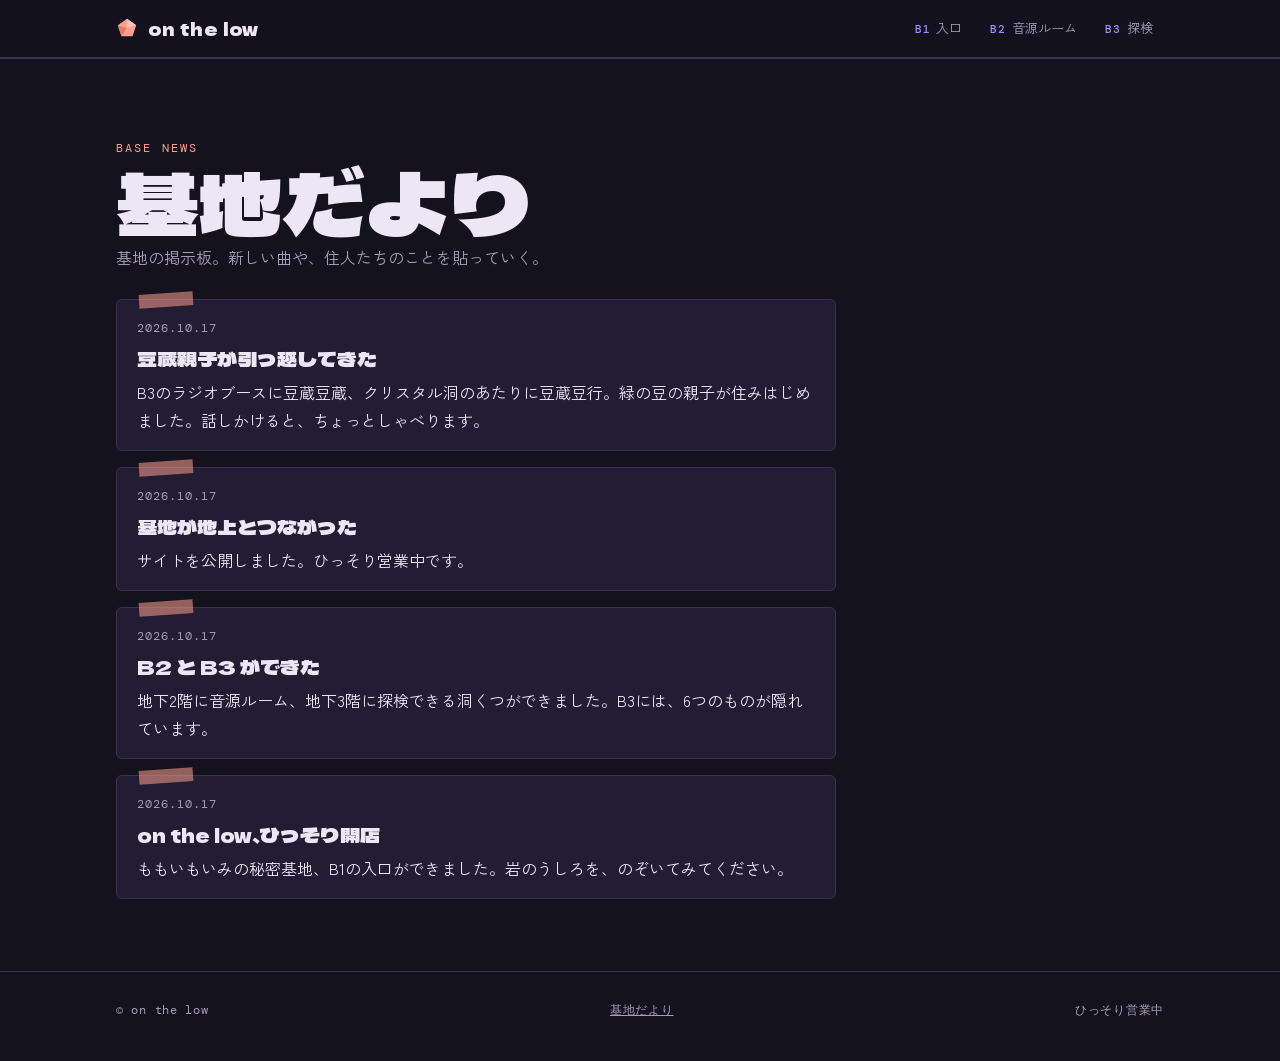
<file: news.html>
<!doctype html>
<html lang="ja">
<head>
<meta charset="utf-8">
<meta name="viewport" content="width=device-width, initial-scale=1, viewport-fit=cover">
<title>基地だより | on the low</title>
<meta name="description" content="on the low のお知らせと日記。">
<meta name="theme-color" content="#15121f">
<link rel="icon" href="img/favicon.svg" type="image/svg+xml">
<link rel="apple-touch-icon" href="img/apple-touch-icon.png">
<meta property="og:type" content="website">
<meta property="og:site_name" content="on the low">
<meta property="og:title" content="基地だより | on the low">
<meta property="og:description" content="on the low のお知らせと日記。">
<meta property="og:url" content="https://momoimoimi.github.io/on-the-low/news.html">
<meta property="og:image" content="https://momoimoimi.github.io/on-the-low/img/og.png">
<meta name="twitter:card" content="summary_large_image">
<link rel="preconnect" href="https://fonts.googleapis.com">
<link rel="preconnect" href="https://fonts.gstatic.com" crossorigin>
<link rel="stylesheet" href="https://fonts.googleapis.com/css2?family=Dela+Gothic+One&family=Zen+Kaku+Gothic+New:wght@400;500;700&family=DM+Mono:wght@400;500&display=swap">
<link rel="stylesheet" href="css/style.css">
</head>
<body>

<div class="bar">
  <div class="wrap">
    <a class="mark" href="index.html" aria-label="on the low トップへ">
      <svg viewBox="0 0 24 24" aria-hidden="true"><polygon points="12,2 22,9 18,21 6,21 2,9" fill="#ff9f8c"/><polygon points="12,2 22,9 12,12" fill="#ffc2b4"/><polygon points="2,9 12,12 6,21" fill="#e07d6c"/></svg>
      on the low
    </a>
    <nav class="floors" aria-label="フロア">
      <a href="index.html"><b>B1</b>入口</a>
      <a href="music.html"><b>B2</b>音源ルーム</a>
      <a href="explore.html"><b>B3</b>探検</a>
    </nav>
  </div>
</div>

<main>
  <section class="block news-page">
    <div class="wrap">
      <span class="eyebrow">base news</span>
      <h1 class="h-room">基地だより</h1>
      <p class="lead">基地の掲示板。新しい曲や、住人たちのことを貼っていく。</p>
      <div class="news" data-news></div>
    </div>
  </section>
</main>

<footer>
  <div class="wrap">
    <span>© on the low</span>
    <a href="news.html">基地だより</a>
    <span>ひっそり営業中</span>
  </div>
</footer>

<script src="js/clock.js"></script>
<script src="news/news.js"></script>
<script src="js/news.js"></script>
<script src="js/secret.js"></script>
</body>
</html>
</file>
<file: css/style.css>
/* Layout: one underground "base" seen from the entrance: 3D hideout hero → character ID file → base radio sequencer. Deliberately single dark theme (it's a hideout at night). */
:root {
  --night: #15121f;      /* base walls */
  --cave: #221d33;       /* raised surfaces */
  --rock: #3a3254;       /* lines, inactive pads */
  --fog: #ece6f6;        /* text */
  --dim: #a59cbc;        /* secondary text */
  --momo: #ff9f8c;       /* peach: momoimoimi */
  --glow: #9d8cff;       /* crystal lavender */
  --moss: #6fd6b8;       /* leaf / status */
  --bean: #8fd47a;       /* the Mamekura pair */
  --f-display: "Dela Gothic One", "Hiragino Sans", "Yu Gothic", sans-serif;
  --f-body: "Zen Kaku Gothic New", "Hiragino Sans", "Yu Gothic", "Meiryo", sans-serif;
  --f-mono: "DM Mono", ui-monospace, "Cascadia Mono", Consolas, monospace;
  color-scheme: dark;
}
* { box-sizing: border-box; }
[hidden] { display: none !important; }
body {
  margin: 0;
  background: var(--night);
  color: var(--fog);
  font-family: var(--f-body);
  font-size: 16px;
  line-height: 1.75;
}
img { max-width: 100%; }
a { color: inherit; }
:focus-visible { outline: 2px solid var(--momo); outline-offset: 3px; }
.wrap {
  max-width: 1080px;
  margin: 0 auto;
  padding-left: max(16px, env(safe-area-inset-left, 0px));
  padding-right: max(16px, env(safe-area-inset-right, 0px));
}

/* Top bar */
.bar {
  position: sticky; top: env(safe-area-inset-top, 0px); z-index: 10;
  background: color-mix(in srgb, var(--night) 82%, transparent);
  backdrop-filter: blur(8px);
  border-bottom: 1px solid var(--rock);
}
.bar .wrap { display: flex; flex-wrap: wrap; align-items: center; justify-content: space-between; gap: 8px 16px; padding-block: 12px; }
.mark { font-family: var(--f-display); font-size: 18px; letter-spacing: .02em; text-decoration: none; display: flex; align-items: center; gap: 10px; }
.mark svg { width: 22px; height: 22px; }
/* Floors: the site is a base going down, B1 → B3 */
.floors { display: flex; flex-wrap: wrap; gap: 6px; font-size: 13px; }
.floors a { white-space: nowrap; text-decoration: none; color: var(--dim); display: flex; align-items: baseline; gap: 6px; padding: 4px 10px; border-radius: 999px; border: 1px solid transparent; }
.floors b { font-family: var(--f-mono); font-weight: 500; font-size: 11px; letter-spacing: .08em; color: var(--glow); }
.floors a:hover { color: var(--fog); }
.floors a[aria-current="page"] { color: var(--fog); border-color: var(--rock); background: var(--cave); }
.floors a[aria-current="page"] b { color: var(--momo); }
.vol {
  font: 500 12px/1 var(--f-mono); color: var(--dim);
  display: inline-flex; align-items: center; gap: 4px;
  min-height: 32px; padding: 0 10px; border-radius: 999px;
  background: transparent; border: 1px solid var(--rock); cursor: pointer;
}
.vol svg { width: 16px; height: 16px; fill: currentColor; stroke: currentColor; stroke-width: 1.6; stroke-linecap: round; }
.vol svg path { fill: none; }
.vol:hover { color: var(--fog); }
.vol.muted svg path { opacity: .2; }
.bar .wrap > .floors { margin-left: auto; }

/* Hero */
.hero { position: relative; height: clamp(440px, 72vh, 680px); overflow: hidden; }
#scene { position: absolute; inset: 0; width: 100%; height: 100%; display: block; touch-action: pan-y; }
.peek-hint {
  position: absolute; top: 18px; right: max(16px, env(safe-area-inset-right, 0px));
  font-family: var(--f-mono); font-size: 12px; letter-spacing: .14em; color: var(--dim);
  pointer-events: none;
}
.hero-copy {
  position: absolute; left: 0; right: 0; bottom: 0;
  padding-block: 28px 36px;
  background: linear-gradient(to top, var(--night) 10%, transparent);
  pointer-events: none;
}
.hero-copy .wrap { display: grid; gap: 10px; }
.eyebrow { font-family: var(--f-mono); font-size: 12px; letter-spacing: .18em; text-transform: uppercase; color: var(--momo); }
h1 {
  font-family: var(--f-display); font-weight: 400;
  font-size: clamp(56px, 12vw, 132px); line-height: .9; margin: 0;
  letter-spacing: -.02em; text-wrap: balance;
}
h1 .low { color: var(--momo); }
.hero-copy p { margin: 0; max-width: 34em; color: var(--dim); }
.hero-copy .btn { pointer-events: auto; justify-self: start; margin-top: 6px; }
.time-note { font-family: var(--f-mono); font-size: 12px; letter-spacing: .04em; color: var(--moss) !important; }
.time-note:empty { display: none; }
[data-phase="day"] .idcard header b { color: var(--dim); }
[data-phase="deep"] .idcard header b { color: var(--glow); }

.btn {
  font: 500 14px/1 var(--f-body);
  display: inline-flex; align-items: center; gap: 8px;
  padding: 12px 18px; border-radius: 999px; cursor: pointer;
  border: 1px solid var(--momo); background: var(--momo); color: var(--night);
  text-decoration: none;
}
.btn.ghost { background: transparent; color: var(--fog); border-color: var(--rock); }
.btn:hover { filter: brightness(1.08); }

section.block { padding-block: 72px; border-top: 1px solid var(--rock); }
h2 { font-family: var(--f-display); font-weight: 400; font-size: clamp(30px, 5vw, 46px); line-height: 1.1; margin: 0 0 8px; text-wrap: balance; }
.lead { color: var(--dim); max-width: 36em; margin: 0; }

/* Character file */
.chara { display: grid; grid-template-columns: minmax(0, 1fr) minmax(0, 1.1fr); gap: 40px; align-items: start; margin-top: 32px; }
.idcard {
  background: var(--cave); border: 1px solid var(--rock); border-radius: 6px;
  padding: 22px 22px 18px; position: relative;
  clip-path: polygon(0 0, calc(100% - 22px) 0, 100% 22px, 100% 100%, 22px 100%, 0 calc(100% - 22px));
}
.idcard header { display: flex; justify-content: space-between; align-items: baseline; gap: 12px; font-family: var(--f-mono); font-size: 11px; letter-spacing: .14em; color: var(--dim); text-transform: uppercase; padding-bottom: 12px; border-bottom: 1px dashed var(--rock); }
.idcard header b { color: var(--moss); font-weight: 500; }
.idcard .name { font-family: var(--f-display); font-size: 34px; line-height: 1.2; margin: 14px 0 0; color: var(--momo); }
.idcard .roma { font-family: var(--f-mono); font-size: 12px; letter-spacing: .3em; color: var(--dim); margin: 0 0 14px; }
.idcard dl { display: grid; grid-template-columns: 7.5em minmax(0, 1fr); gap: 8px 14px; margin: 0; font-size: 15px; }
.idcard dt { color: var(--dim); font-size: 13px; }
.idcard dd { margin: 0; }
.idcard .num { font-family: var(--f-mono); font-variant-numeric: tabular-nums; }
.chara .story { display: grid; gap: 16px; }
.chara .story p { margin: 0; max-width: 34em; }
.h-sub { font-family: var(--f-display); font-weight: 400; font-size: 26px; margin: 56px 0 6px; }
.residents { display: grid; grid-template-columns: repeat(auto-fit, minmax(min(100%, 300px), 1fr)); gap: 20px; margin-top: 24px; }
.idcard.small .name { font-size: 26px; margin: 0; color: var(--bean); }
.idcard.small .roma { margin: 0; letter-spacing: .2em; }
.idcard-row { display: flex; align-items: center; gap: 14px; margin: 14px 0 14px; }
.bean { width: 52px; height: 62px; flex: none; }
.note { font-family: var(--f-mono); font-size: 12px; color: var(--dim); letter-spacing: .04em; }

/* Radio */
.radio-head { display: flex; flex-wrap: wrap; justify-content: space-between; align-items: end; gap: 20px; }
.deck {
  margin-top: 28px; background: var(--cave); border: 1px solid var(--rock); border-radius: 10px;
  padding: 18px; display: grid; gap: 16px;
}
.controls { display: flex; flex-wrap: wrap; gap: 10px 16px; align-items: center; }
.controls label { font-family: var(--f-mono); font-size: 12px; color: var(--dim); display: flex; align-items: center; gap: 10px; }
.controls input[type=range] { accent-color: var(--momo); width: 120px; }
.bpm { font-family: var(--f-mono); font-variant-numeric: tabular-nums; color: var(--fog); min-width: 2.5em; }
.onair { margin-left: auto; font-family: var(--f-mono); font-size: 12px; letter-spacing: .14em; color: var(--dim); display: flex; align-items: center; gap: 8px; }
.onair i { width: 8px; height: 8px; border-radius: 50%; background: var(--rock); }
.onair.live { color: var(--moss); }
.onair.live i { background: var(--moss); box-shadow: 0 0 10px var(--moss); }
.gridscroll { overflow-x: auto; padding-bottom: 4px; }
.seq { display: grid; grid-template-columns: 64px repeat(16, minmax(26px, 1fr)); gap: 4px; min-width: 560px; }
.seq .lbl { font-family: var(--f-mono); font-size: 11px; color: var(--dim); display: flex; align-items: center; letter-spacing: .04em; }
.seq .lbl.drum { color: var(--glow); }
.pad {
  aspect-ratio: 1; max-width: 100%; border: 0; border-radius: 3px; padding: 0; cursor: pointer;
  background: var(--rock); opacity: .55; transition: transform .08s, opacity .08s;
}
.pad.beat { opacity: .8; }
.pad[aria-pressed="true"] { opacity: 1; background: var(--momo); clip-path: polygon(50% 0, 100% 50%, 50% 100%, 0 50%); border-radius: 0; }
.pad.drum[aria-pressed="true"] { background: var(--glow); }
.pad.now { outline: 1px solid var(--fog); outline-offset: 1px; }
.pad.now[aria-pressed="true"] { transform: scale(1.18); }
.hint { margin: 0; font-size: 13px; color: var(--dim); }
#beat-from { color: var(--moss); }
.share-out { display: grid; gap: 6px; }
.share-out label { font-size: 13px; color: var(--dim); }
.share-out input {
  font: 13px/1.4 var(--f-mono); color: var(--fog); background: var(--night);
  border: 1px solid var(--rock); border-radius: 6px; padding: 10px 12px; width: 100%; min-width: 0;
}
.share-msg { font-family: var(--f-mono); font-size: 12px; color: var(--moss); min-height: 1.4em; }

/* ---------- B2 music room ---------- */
.room-hero { position: relative; height: clamp(320px, 48vh, 460px); overflow: hidden; }
#room { position: absolute; inset: 0; width: 100%; height: 100%; display: block; }
.room-title { position: absolute; left: 0; right: 0; bottom: 0; padding-block: 24px 28px; background: linear-gradient(to top, var(--night) 15%, transparent); pointer-events: none; }
.room-title .wrap { display: grid; gap: 6px; }
.h-room { font-family: var(--f-display); font-weight: 400; font-size: clamp(40px, 8vw, 84px); line-height: 1; margin: 0; letter-spacing: -.01em; }

.player-block { padding-block: 32px; }
.player {
  display: grid; grid-template-columns: minmax(0, 1fr) auto; gap: 16px 28px; align-items: center;
  background: var(--cave); border: 1px solid var(--rock); border-radius: 10px; padding: 18px 20px;
}
.now { min-width: 0; }
.now-title { font-family: var(--f-display); font-size: 24px; line-height: 1.3; margin: 4px 0 2px; overflow-wrap: anywhere; }
.now-meta { margin: 0; color: var(--dim); font-size: 14px; }
.transport { display: grid; gap: 10px; justify-items: end; }
.btn:disabled { opacity: .45; cursor: default; filter: none; }
.progress { width: 180px; max-width: 100%; height: 3px; background: var(--rock); border-radius: 2px; overflow: hidden; }
.progress i { display: block; height: 100%; width: 0; background: var(--momo); }

.shelf { display: grid; grid-template-columns: repeat(auto-fill, minmax(210px, 1fr)); gap: 14px; margin-top: 24px; }
.tape {
  --tape: var(--momo);
  font: inherit; color: var(--fog); text-align: left;
  display: grid; grid-template-rows: auto auto 1fr auto; gap: 6px;
  min-height: 150px; padding: 14px 16px 12px;
  background: var(--cave); border: 1px solid var(--rock); border-radius: 6px;
  clip-path: polygon(0 0, 100% 0, 100% calc(100% - 14px), calc(100% - 14px) 100%, 14px 100%, 0 calc(100% - 14px));
  cursor: pointer; position: relative;
}
button.tape:hover { border-color: var(--tape); }
.tape::before { content: ""; position: absolute; left: 0; right: 0; top: 0; height: 4px; background: var(--tape); }
.tape-label { font-family: var(--f-mono); font-size: 11px; letter-spacing: .16em; color: var(--dim); }
.tape-title { font-family: var(--f-display); font-size: 20px; line-height: 1.3; }
.tape-reels { display: flex; gap: 28px; align-items: center; justify-content: center; padding-block: 4px; }
.tape-reels i {
  width: 30px; height: 30px; border: 2px solid var(--tape); opacity: .8;
  clip-path: polygon(50% 0, 93% 25%, 93% 75%, 50% 100%, 7% 75%, 7% 25%);
  background: radial-gradient(circle, var(--night) 28%, transparent 30%);
}
.tape-meta { font-family: var(--f-mono); font-size: 12px; color: var(--dim); font-variant-numeric: tabular-nums; }
.tape.playing { border-color: var(--tape); }
.tape.playing .tape-reels i { animation: reel 2.4s linear infinite; }
.tape.locked { cursor: default; border-style: dashed; color: var(--dim); }
.tape.locked .tape-reels i { opacity: .35; }
@keyframes reel { to { transform: rotate(360deg); } }

@media (max-width: 560px) {
  .shelf { grid-template-columns: repeat(2, minmax(0, 1fr)); gap: 10px; }
  .tape { min-height: 128px; padding: 12px 12px 10px; }
  .tape-title { font-size: 16px; }
  .tape-reels { gap: 16px; }
  .tape-reels i { width: 24px; height: 24px; }
  .player { grid-template-columns: minmax(0, 1fr); }
  .transport { justify-items: stretch; }
  .progress { width: 100%; }
}
@media (prefers-reduced-motion: reduce) {
  .tape.playing .tape-reels i { animation: none; }
}

/* ---------- B3 explore ---------- */
.explore { position: relative; height: clamp(500px, 80vh, 760px); overflow: hidden; }
#cave { position: absolute; inset: 0; width: 100%; height: 100%; display: block; touch-action: pan-y; }
.hud {
  position: absolute; left: 0; right: 0; pointer-events: none;
  padding-left: max(16px, env(safe-area-inset-left, 0px));
  padding-right: max(16px, env(safe-area-inset-right, 0px));
}
.hud button, .hud a { pointer-events: auto; }
.hud-top { top: 0; padding-block: 20px; display: flex; justify-content: space-between; align-items: start; gap: 16px; background: linear-gradient(to bottom, var(--night), transparent); }
.room-name { font-family: var(--f-display); font-weight: 400; font-size: clamp(28px, 5vw, 48px); line-height: 1.15; margin: 4px 0 0; text-wrap: balance; }
.counter { margin: 0; display: flex; align-items: baseline; gap: 6px; font-family: var(--f-mono); font-size: 12px; color: var(--dim); letter-spacing: .08em; white-space: nowrap; }
.counter b { font-family: var(--f-display); font-weight: 400; font-size: 30px; color: var(--momo); font-variant-numeric: tabular-nums; }
.hud-bottom { bottom: 0; padding-block: 18px 22px; display: grid; gap: 12px; justify-items: center; background: linear-gradient(to top, var(--night) 20%, transparent); }
.hud-bottom .hint { margin: 0; min-height: 1.75em; text-align: center; color: var(--fog); font-size: 15px; }
.roomnav { display: flex; align-items: center; gap: 16px; }
.btn.round { width: 46px; height: 46px; padding: 0; justify-content: center; font-family: var(--f-mono); font-size: 18px; }
.dots { list-style: none; display: flex; gap: 8px; margin: 0; padding: 0; }
.dots li { width: 9px; height: 9px; background: var(--rock); clip-path: polygon(50% 0, 100% 50%, 50% 100%, 0 50%); }
.dots li.on { background: var(--momo); }
.memo {
  position: absolute; left: 50%; top: 50%; transform: translate(-50%, -50%);
  width: min(420px, calc(100% - 32px));
  background: var(--cave); border: 1px solid var(--rock); border-radius: 8px;
  padding: 22px 22px 18px; display: grid; gap: 10px; justify-items: start;
  clip-path: polygon(0 0, calc(100% - 18px) 0, 100% 18px, 100% 100%, 18px 100%, 0 calc(100% - 18px));
}
.memo h2 { font-size: 26px; margin: 0; color: var(--momo); }
.memo p { margin: 0; }
.memo a { color: var(--glow); }
.foundlist { list-style: none; padding: 0; margin: 24px 0; display: grid; grid-template-columns: repeat(auto-fill, minmax(220px, 1fr)); gap: 10px; }
.foundlist li { padding: 12px 14px; border: 1px dashed var(--rock); border-radius: 6px; color: var(--dim); font-family: var(--f-mono); font-size: 13px; letter-spacing: .06em; }
.foundlist li.got { border-style: solid; border-color: var(--momo); color: var(--fog); font-family: var(--f-body); letter-spacing: 0; }
.foundlist li.got::before { content: "◆ "; color: var(--momo); }

/* ---------- 基地だより ---------- */
.news-page { border-top: 0; }
.news { display: grid; gap: 16px; margin-top: 28px; max-width: 720px; }
.news-item {
  position: relative; background: var(--cave); border: 1px solid var(--rock); border-radius: 6px;
  padding: 18px 20px 16px; display: grid; gap: 6px;
}
.news-item::before {   /* a strip of tape holding the note to the wall */
  content: ""; position: absolute; top: -7px; left: 22px; width: 54px; height: 14px;
  background: var(--momo); opacity: .55; transform: rotate(-4deg);
}
.news-item time { font-family: var(--f-mono); font-size: 12px; color: var(--dim); letter-spacing: .08em; font-variant-numeric: tabular-nums; }
.news-item h3 { font-family: var(--f-display); font-weight: 400; font-size: 20px; line-height: 1.35; margin: 0; }
.news-item p { margin: 0; }
.news-more { margin-top: 18px; }
footer a { color: var(--dim); }
footer a:hover { color: var(--fog); }

/* ---------- The momo secret ---------- */
.peeker {
  position: fixed; z-index: 90; pointer-events: none;
  right: calc(18px + env(safe-area-inset-right, 0px)); bottom: 0;
  display: flex; align-items: flex-start; gap: 6px;
  transform: translateY(110%); transition: transform .5s cubic-bezier(.3, 1.4, .5, 1);
}
.peeker.in { transform: translateY(38%); }
.peeker svg { width: 110px; height: 110px; }
.peeker-line {
  order: -1; margin-top: 8px; padding: 6px 10px; border-radius: 10px;
  background: var(--cave); border: 1px solid var(--rock); color: var(--fog);
  font-size: 13px; white-space: nowrap; opacity: 0; transition: opacity .3s .35s;
}
.peeker.in .peeker-line { opacity: 1; }
@media (prefers-reduced-motion: reduce) {
  .peeker { transition: opacity .3s; transform: translateY(38%); opacity: 0; }
  .peeker.in { opacity: 1; }
}

/* ---------- Lift between floors ---------- */
.lift { position: fixed; inset: 0; z-index: 100; pointer-events: none; }
.lift-door {
  position: absolute; top: 0; bottom: 0; width: 50.5%;
  background:
    linear-gradient(135deg, transparent 49.5%, rgba(255,255,255,.035) 50%, transparent 50.5%) 0 0 / 160px 220px,
    linear-gradient(60deg, var(--cave), var(--night));
  transition: transform .42s cubic-bezier(.7, 0, .3, 1);
}
.lift-door.left { left: 0; transform: translateX(-101%); border-right: 1px solid var(--rock); }
.lift-door.right { right: 0; transform: translateX(101%); border-left: 1px solid var(--rock); }
.lift.closed .lift-door { transform: none; }
.lift-panel {
  position: absolute; left: 50%; top: 50%; transform: translate(-50%, -50%);
  display: grid; justify-items: center; gap: 4px;
  opacity: 0; transition: opacity .2s;
}
.lift.closed .lift-panel { opacity: 1; transition-delay: .18s; }
.lift.arrived .lift-panel { transition-delay: 0s; }
.lift-arrow { font-family: var(--f-mono); font-size: 14px; color: var(--moss); }
.lift-floor { font-family: var(--f-display); font-weight: 400; font-size: 72px; line-height: 1; color: var(--momo); font-variant-numeric: tabular-nums; }
.lift-name { font-size: 14px; color: var(--dim); letter-spacing: .1em; }

footer { border-top: 1px solid var(--rock); padding-block: 28px 40px; }
footer .wrap { display: flex; flex-wrap: wrap; justify-content: space-between; gap: 12px; font-family: var(--f-mono); font-size: 12px; color: var(--dim); letter-spacing: .06em; }

@media (max-width: 760px) {
  .chara { grid-template-columns: minmax(0, 1fr); gap: 28px; }
  .floors { gap: 2px; }
  .floors a { padding: 4px 8px; }
  section.block { padding-block: 56px; }
  .onair { margin-left: 0; }
}
@media (prefers-reduced-motion: reduce) {
  .pad { transition: none; }
}
</file>
